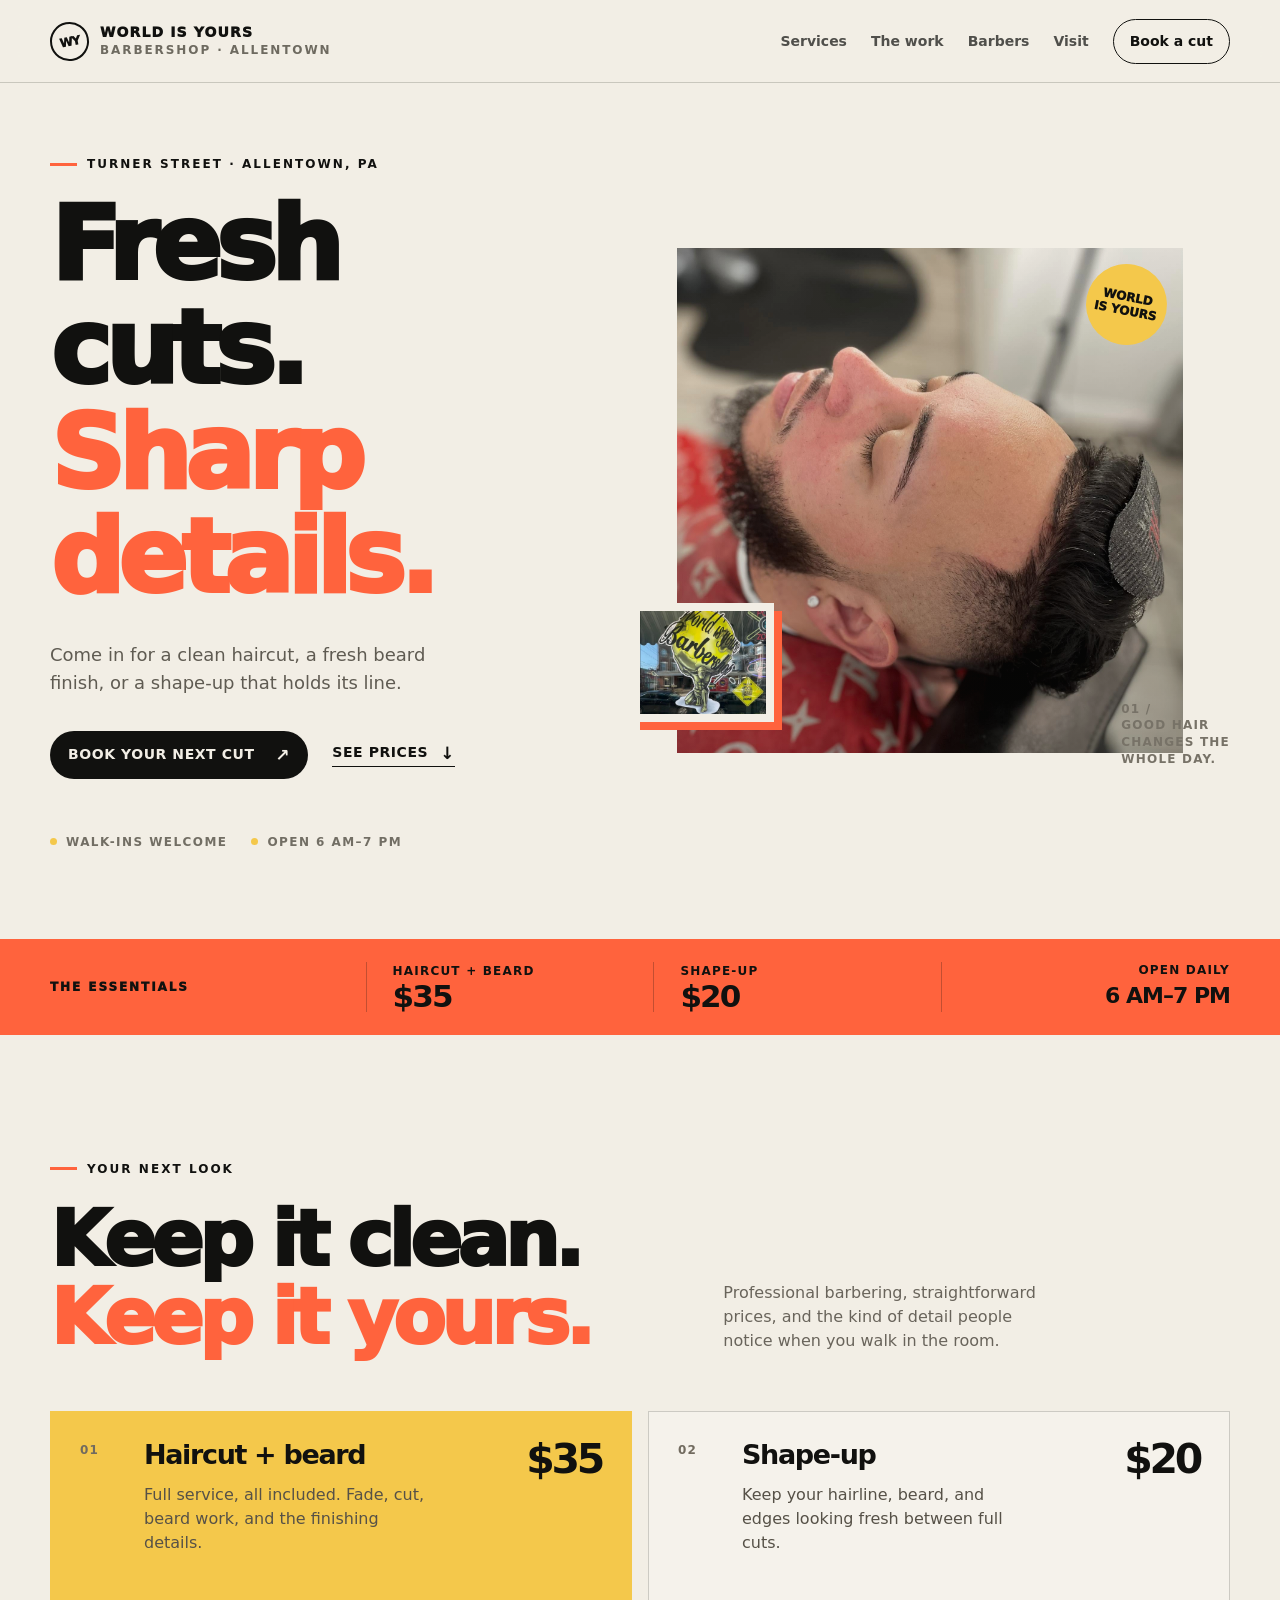
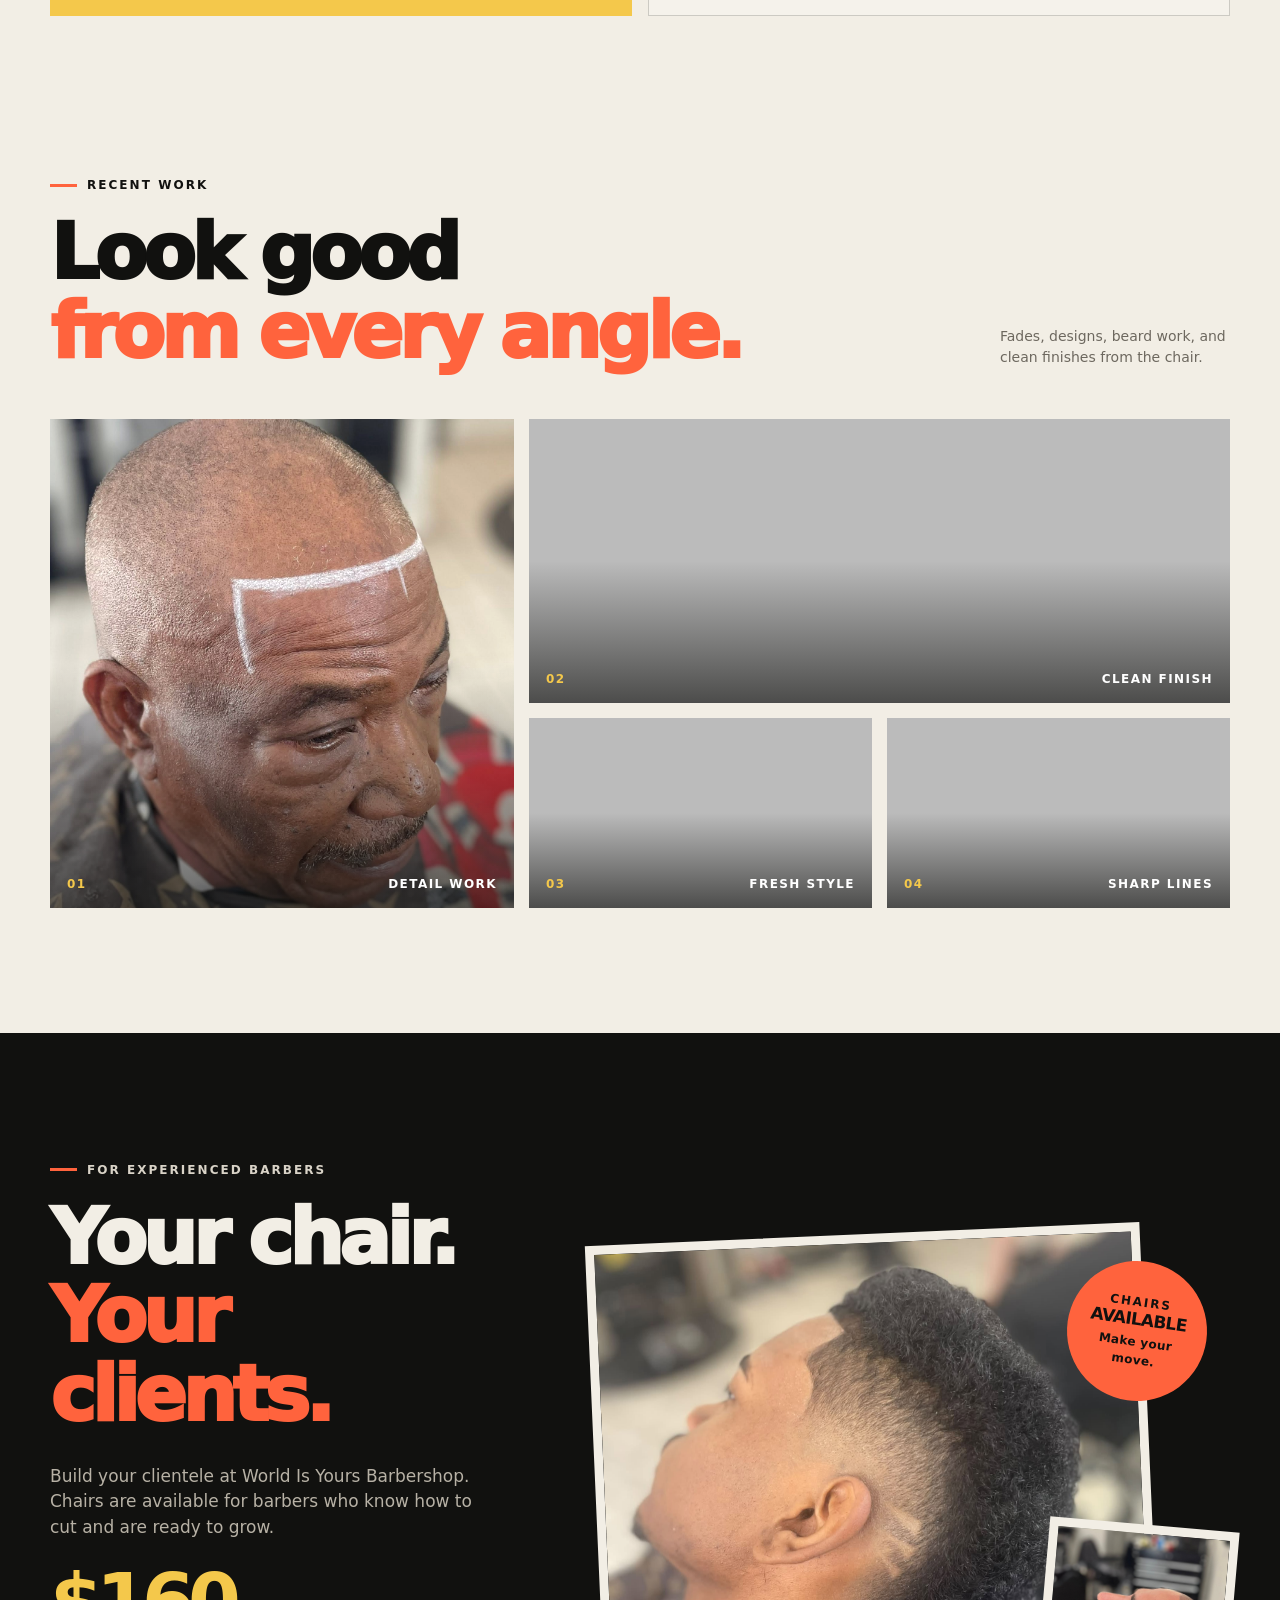
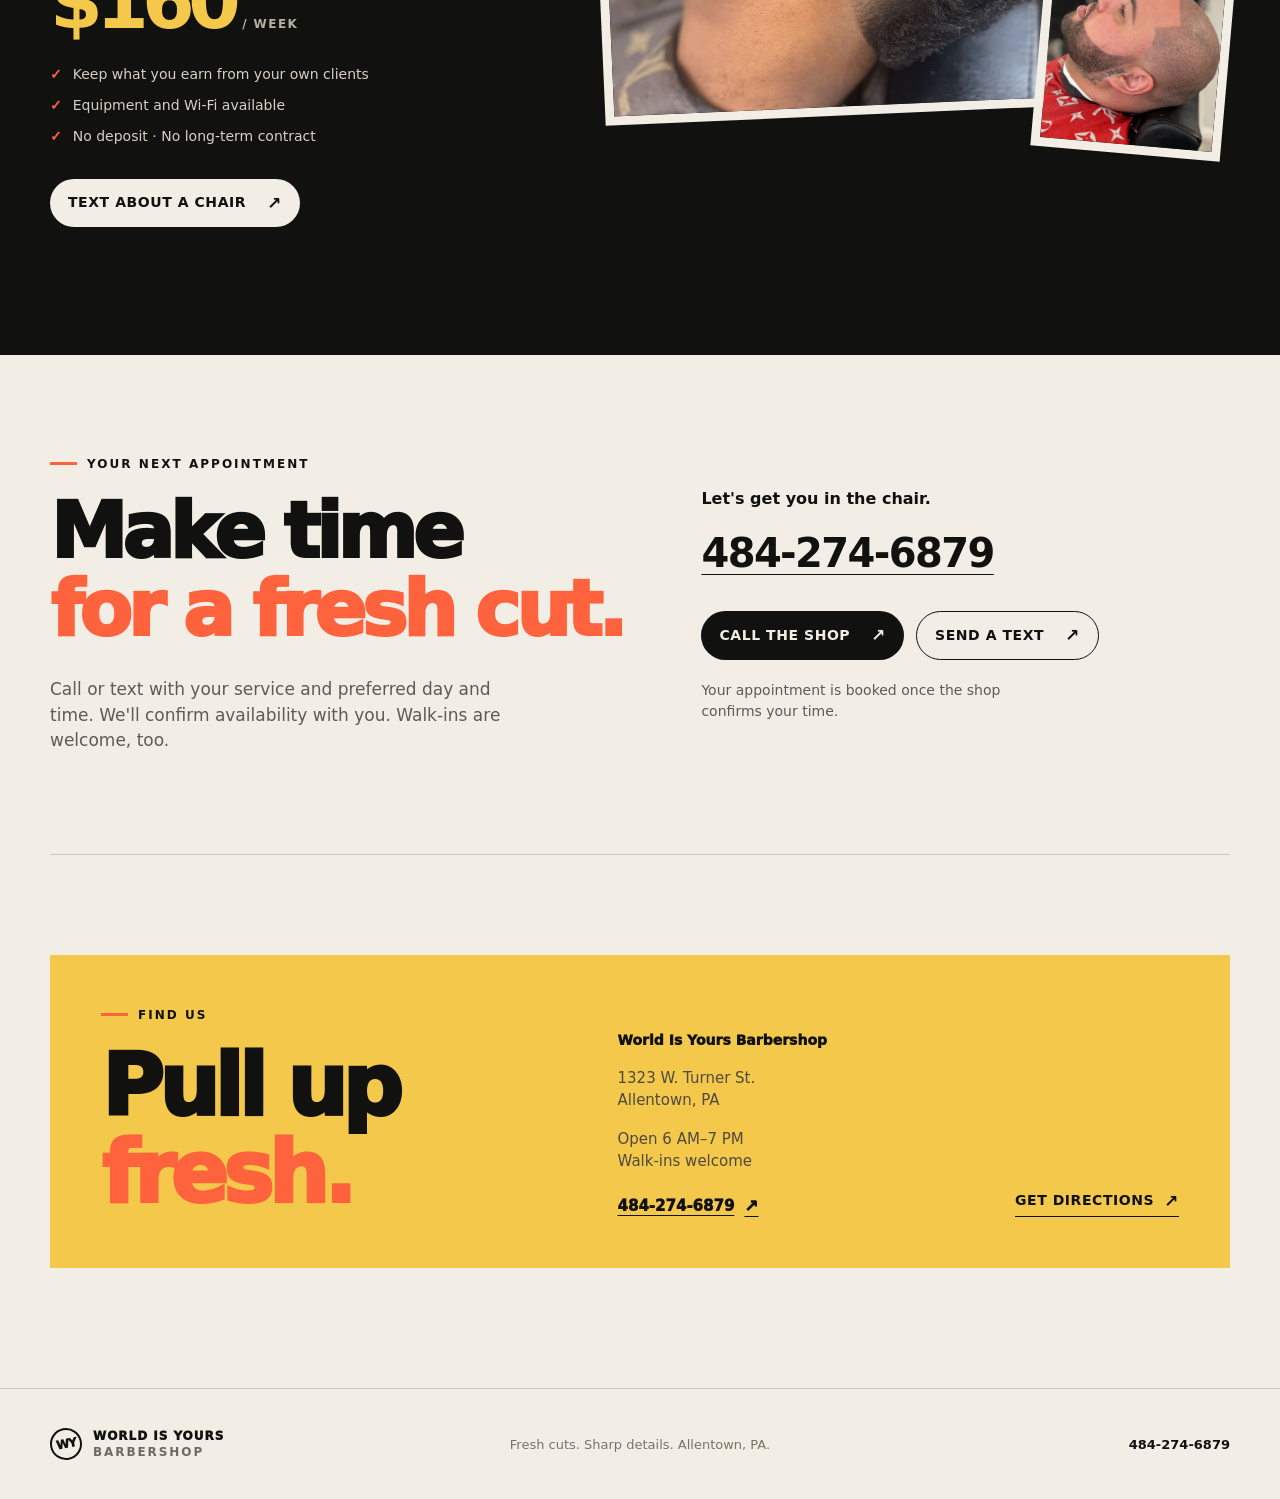
<file: index.html>
<!doctype html>
<html lang="en">
  <head>
    <meta charset="UTF-8" />
    <meta name="viewport" content="width=device-width, initial-scale=1.0" />
    <meta name="description" content="World Is Yours Barbershop in Allentown, PA. Haircut and beard services for $35, shape-ups for $20, and barber chairs available for $160 per week." />
    <meta name="theme-color" content="#11110f" />
    <link rel="icon" type="image/svg+xml" href="favicon.svg" />
    <link rel="stylesheet" href="assets/css/styles.css" />
    <title>World Is Yours Barbershop | Allentown, PA</title>
  </head>
  <body>
    <a class="skip-link" href="#main-content">Skip to content</a>

    <header class="site-header" id="top">
      <div class="shell nav-wrap">
        <a class="wordmark" href="#top" aria-label="World Is Yours Barbershop home">
          <span class="wordmark-mark" aria-hidden="true">WY</span>
          <span>
            <strong>WORLD IS YOURS</strong>
            <small>BARBERSHOP · ALLENTOWN</small>
          </span>
        </a>
        <button class="nav-toggle" type="button" aria-expanded="false" aria-controls="main-menu" hidden>Menu</button>
        <nav class="main-nav" id="main-menu" aria-label="Main navigation">
          <a href="#services">Services</a>
          <a href="#work">The work</a>
          <a href="#chairs">Barbers</a>
          <a href="#visit">Visit</a>
          <a class="nav-cta" href="#book">Book a cut</a>
        </nav>
      </div>
    </header>

    <main id="main-content" tabindex="-1">
      <section class="hero shell">
        <div class="hero-copy">
          <p class="eyebrow"><span></span> Turner Street · Allentown, PA</p>
          <h1>Fresh cuts.<br /><em>Sharp details.</em></h1>
          <p class="hero-intro">Come in for a clean haircut, a fresh beard finish, or a shape-up that holds its line.</p>
          <div class="hero-actions">
            <a class="button button-primary" href="#book">Book your next cut <span aria-hidden="true">↗</span></a>
            <a class="text-link" href="#services">See prices <span>↓</span></a>
          </div>
          <div class="hero-notes" aria-label="Shop highlights">
            <span>Walk-ins welcome</span>
            <span>Open 6 AM–7 PM</span>
          </div>
        </div>
        <div class="hero-visual">
          <div class="hero-image-frame">
            <img src="assets/images/fade-beard.jpg" alt="Fresh fade and beard lineup by a World Is Yours barber" width="1688" height="2048" decoding="async" fetchpriority="high" />
            <span class="image-stamp">WORLD<br />IS YOURS</span>
          </div>
          <div class="hero-logo-card">
            <img src="assets/images/shop-logo-photo.jpg" alt="World Is Yours Barbershop logo" width="704" height="600" decoding="async" />
          </div>
          <p class="hero-side-note">01 /<br />Good hair<br />changes the<br />whole day.</p>
        </div>
      </section>

      <section class="price-strip" aria-label="Popular prices">
        <div class="shell price-grid">
          <div class="strip-label">The essentials</div>
          <div class="price-item"><span>Haircut + beard</span><strong>$35</strong></div>
          <div class="price-item"><span>Shape-up</span><strong>$20</strong></div>
          <div class="strip-hours"><span>Open daily</span><strong>6 AM–7 PM</strong></div>
        </div>
      </section>

      <section class="section shell" id="services">
        <div class="section-heading">
          <p class="eyebrow"><span></span> Your next look</p>
          <h2>Keep it clean.<br /><em>Keep it yours.</em></h2>
          <p>Professional barbering, straightforward prices, and the kind of detail people notice when you walk in the room.</p>
        </div>
        <div class="service-grid">
          <article class="service-card featured-service">
            <div class="service-number">01</div>
            <div>
              <h3>Haircut + beard</h3>
              <p>Full service, all included. Fade, cut, beard work, and the finishing details.</p>
            </div>
            <strong class="service-price">$35</strong>
          </article>
          <article class="service-card">
            <div class="service-number">02</div>
            <div>
              <h3>Shape-up</h3>
              <p>Keep your hairline, beard, and edges looking fresh between full cuts.</p>
            </div>
            <strong class="service-price">$20</strong>
          </article>
        </div>
      </section>

      <section class="section section-work shell" id="work">
        <div class="work-heading">
          <div>
            <p class="eyebrow"><span></span> Recent work</p>
            <h2>Look good<br /><em>from every angle.</em></h2>
          </div>
          <p class="work-note">Fades, designs, beard work, and clean finishes from the chair.</p>
        </div>
        <div class="gallery-grid">
          <figure class="gallery-card gallery-tall">
            <img src="assets/images/design-lineup.jpg" alt="Detailed design and sharp lineup haircut" loading="lazy" width="1538" height="2048" decoding="async" />
            <figcaption><span>01</span> Detail work</figcaption>
          </figure>
          <figure class="gallery-card gallery-wide">
            <img src="assets/images/short-fade-beard.jpg" alt="Short fade with a clean beard finish" loading="lazy" width="1666" height="1788" decoding="async" />
            <figcaption><span>02</span> Clean finish</figcaption>
          </figure>
          <figure class="gallery-card gallery-mid">
            <img src="assets/images/braided-fade.jpg" alt="Braided style with a precise fade" loading="lazy" width="1212" height="2048" decoding="async" />
            <figcaption><span>03</span> Fresh style</figcaption>
          </figure>
          <figure class="gallery-card gallery-mid">
            <img src="assets/images/recruit-lineup.jpg" alt="Beard and lineup service in progress" loading="lazy" width="1536" height="2048" decoding="async" />
            <figcaption><span>04</span> Sharp lines</figcaption>
          </figure>
        </div>
      </section>

      <section class="chairs-section" id="chairs">
        <div class="shell chairs-grid">
          <div class="chairs-copy">
            <p class="eyebrow light"><span></span> For experienced barbers</p>
            <h2>Your chair.<br /><em>Your clients.</em></h2>
            <p>Build your clientele at World Is Yours Barbershop. Chairs are available for barbers who know how to cut and are ready to grow.</p>
            <div class="chair-price"><strong>$160</strong><span>/ week</span></div>
            <ul class="chair-points">
              <li><span>✓</span> Keep what you earn from your own clients</li>
              <li><span>✓</span> Equipment and Wi-Fi available</li>
              <li><span>✓</span> No deposit · No long-term contract</li>
            </ul>
            <a class="button button-light" href="sms:+14842746879">Text about a chair <span aria-hidden="true">↗</span></a>
          </div>
          <div class="chairs-visual" aria-label="Barber chair opportunity photos">
            <div class="chair-photo chair-photo-main"><img src="assets/images/recruit-fade.jpg" alt="Fresh fade cut by a barber" loading="lazy" width="1536" height="2048" decoding="async" /></div>
            <div class="chair-photo chair-photo-small"><img src="assets/images/recruit-detail.jpg" alt="Detailed barbering work" loading="lazy" width="1621" height="1848" decoding="async" /></div>
            <div class="chair-card"><span>CHAIRS</span><strong>AVAILABLE</strong><small>Make your move.</small></div>
          </div>
        </div>
      </section>

      <section class="booking-section shell" id="book" aria-labelledby="booking-title">
        <div class="booking-copy">
          <p class="eyebrow"><span></span> Your next appointment</p>
          <h2 id="booking-title">Make time<br /><em>for a fresh cut.</em></h2>
          <p>Call or text with your service and preferred day and time. We'll confirm availability with you. Walk-ins are welcome, too.</p>
        </div>
        <div class="booking-contact">
          <p class="booking-label">Let's get you in the chair.</p>
          <a class="booking-phone" href="tel:+14842746879">484-274-6879</a>
          <div class="booking-actions">
            <a class="button button-primary" href="tel:+14842746879">Call the shop <span aria-hidden="true">↗</span></a>
            <a class="button button-outline" href="sms:+14842746879">Send a text <span aria-hidden="true">↗</span></a>
          </div>
          <p class="booking-note">Your appointment is booked once the shop confirms your time.</p>
        </div>
      </section>

      <section class="visit-section shell" id="visit">
        <div class="visit-card">
          <div>
            <p class="eyebrow"><span></span> Find us</p>
            <h2>Pull up<br /><em>fresh.</em></h2>
          </div>
          <div class="visit-details">
            <p class="detail-label">World Is Yours Barbershop</p>
            <p>1323 W. Turner St.<br />Allentown, PA</p>
            <p>Open 6 AM–7 PM<br />Walk-ins welcome</p>
            <a class="phone-link" href="tel:+14842746879">484-274-6879 <span>↗</span></a>
          </div>
          <a class="map-link" href="https://www.google.com/maps/search/?api=1&query=1323%20W.%20Turner%20St.%20Allentown%20PA" target="_blank" rel="noreferrer">Get directions <span>↗</span></a>
        </div>
      </section>
    </main>

    <footer class="site-footer">
      <div class="shell footer-grid">
        <a class="wordmark footer-wordmark" href="#top" aria-label="Back to top">
          <span class="wordmark-mark" aria-hidden="true">WY</span>
          <span><strong>WORLD IS YOURS</strong><small>BARBERSHOP</small></span>
        </a>
        <p>Fresh cuts. Sharp details. Allentown, PA.</p>
        <a href="tel:+14842746879">484-274-6879</a>
      </div>
    </footer>
    <script src="assets/js/main.js" defer></script>
  </body>
</html>
</file>
<file: assets/css/styles.css>
:root {
  --ink: #11110f;
  --ink-soft: #1a1a17;
  --paper: #f2eee5;
  --paper-muted: #d9d3c7;
  --orange: #ff633d;
  --yellow: #f4c84b;
  --line: rgba(17, 17, 15, .18);
  --shell: min(1180px, calc(100% - 48px));
}

* { box-sizing: border-box; }
html { scroll-behavior: smooth; }
[id] { scroll-margin-top: 110px; }
[hidden] { display: none !important; }
:focus-visible { outline: 3px solid #075fab; outline-offset: 5px; }
.chairs-section :focus-visible { outline-color: var(--yellow); }
body {
  margin: 0;
  background: var(--paper);
  color: var(--ink);
  font-family: Inter, ui-sans-serif, system-ui, -apple-system, BlinkMacSystemFont, "Segoe UI", sans-serif;
  font-size: 16px;
  line-height: 1.5;
}
img { display: block; max-width: 100%; }
a { color: inherit; text-decoration: none; }
.shell { width: var(--shell); margin-inline: auto; }
.shell > *, .service-card > * { min-width: 0; }
.skip-link { position: absolute; left: 16px; top: -60px; z-index: 20; background: var(--yellow); color: var(--ink); padding: 10px 14px; font-weight: 800; }
.skip-link:focus { top: 12px; }

.site-header { position: sticky; top: 0; z-index: 10; background: rgba(242, 238, 229, .94); border-bottom: 1px solid var(--line); backdrop-filter: blur(14px); }
.nav-wrap { min-height: 82px; display: flex; align-items: center; justify-content: space-between; gap: 24px; }
.wordmark { display: inline-flex; align-items: center; gap: 11px; letter-spacing: .04em; }
.wordmark-mark { display: grid; place-items: center; width: 39px; height: 39px; border: 2px solid var(--ink); border-radius: 50%; font-size: .75rem; font-weight: 950; letter-spacing: -.08em; transform: rotate(-11deg); }
.wordmark strong, .wordmark small { display: block; line-height: 1.05; }
.wordmark strong { font-size: 14px; font-weight: 950; letter-spacing: .08em; }
.wordmark small { margin-top: 4px; font-size: .75rem; letter-spacing: .16em; font-weight: 700; color: #6e6a60; }
.main-nav { display: flex; align-items: center; gap: 24px; font-size: .875rem; font-weight: 800; }
.main-nav a:not(.nav-cta) { opacity: .72; transition: opacity .2s ease; }
.main-nav a:not(.nav-cta):hover, .main-nav a:not(.nav-cta):focus-visible { opacity: 1; }
.nav-cta { padding: 11px 16px; border: 1px solid var(--ink); border-radius: 99px; }
.nav-toggle { padding: 10px 15px; min-height: 44px; background: transparent; border: 1px solid var(--ink); border-radius: 99px; font: inherit; font-size: .875rem; font-weight: 800; cursor: pointer; }

.hero { display: grid; grid-template-columns: .92fr 1.08fr; align-items: center; min-height: 690px; padding-block: 72px 88px; gap: 72px; }
.eyebrow { display: flex; align-items: center; gap: 10px; margin: 0 0 20px; text-transform: uppercase; font-size: .75rem; letter-spacing: .17em; font-weight: 900; }
.eyebrow span { display: inline-block; width: 27px; height: 3px; background: var(--orange); }
.hero h1, h2 { margin: 0; font-weight: 950; letter-spacing: -.06em; line-height: 1.02; }
.hero h1 { font-size: clamp(60px, 8vw, 104px); max-width: 650px; }
h2 { font-size: clamp(48px, 6vw, 78px); }
em { color: var(--orange); font-style: normal; }
.hero-intro { max-width: 420px; margin: 30px 0 0; color: #5f5b52; font-size: 18px; line-height: 1.55; }
.hero-actions { display: flex; align-items: center; flex-wrap: wrap; gap: 24px; margin-top: 34px; }
.button { display: inline-flex; align-items: center; justify-content: space-between; gap: 21px; min-height: 48px; padding: 13px 18px; border-radius: 999px; text-transform: uppercase; font-size: .875rem; letter-spacing: .04em; font-weight: 850; transition: transform .2s ease, background .2s ease, color .2s ease; }
.button:hover, .button:focus-visible { transform: translateY(-2px); }
.button span, .text-link span, .phone-link span, .map-link span { font-size: 17px; line-height: 0; }
.button-primary { min-width: 246px; background: var(--ink); color: var(--paper); }
.button-primary:hover, .button-primary:focus-visible { background: var(--orange); color: var(--ink); }
.text-link { display: inline-flex; gap: 12px; align-items: center; border-bottom: 1px solid var(--ink); padding-bottom: 3px; text-transform: uppercase; font-size: .875rem; font-weight: 900; letter-spacing: .04em; }
.hero-notes { display: flex; gap: 24px; margin-top: 54px; color: #726e64; text-transform: uppercase; font-size: .75rem; letter-spacing: .12em; font-weight: 850; }
.hero-notes span { display: flex; align-items: center; gap: 9px; }
.hero-notes span::before { content: ""; width: 7px; height: 7px; border-radius: 50%; background: var(--yellow); }
.hero-visual { position: relative; min-height: 530px; }
.hero-image-frame { position: absolute; inset: 10px 47px 15px 45px; overflow: hidden; background: #bbb; }
.hero-image-frame::after { content: ""; position: absolute; inset: 0; background: linear-gradient(180deg, rgba(17,17,15,.02), rgba(17,17,15,.36)); }
.hero-image-frame img { width: 100%; height: 100%; object-fit: cover; object-position: 50% 42%; filter: saturate(.9) contrast(1.06); }
.image-stamp { position: absolute; right: 16px; top: 16px; z-index: 1; display: grid; place-items: center; width: 81px; height: 81px; border-radius: 50%; background: var(--yellow); color: var(--ink); text-align: center; font-size: .75rem; line-height: 1.1; font-weight: 950; transform: rotate(11deg); }
.hero-logo-card { position: absolute; left: 0; bottom: 46px; width: 142px; height: 119px; padding: 8px; background: var(--paper); box-shadow: 8px 8px 0 var(--orange); }
.hero-logo-card img { width: 100%; height: 100%; object-fit: cover; object-position: center; }
.hero-side-note { position: absolute; right: 0; bottom: 0; margin: 0; text-transform: uppercase; color: #777267; font-size: .75rem; letter-spacing: .1em; line-height: 1.4; font-weight: 850; }

.price-strip { background: var(--orange); color: var(--ink); }
.price-grid { display: grid; grid-template-columns: 1.1fr 1fr 1fr 1fr; min-height: 96px; align-items: center; }
.strip-label, .price-item, .strip-hours { min-height: 50px; display: flex; flex-direction: column; justify-content: center; padding-inline: 26px; border-right: 1px solid rgba(17,17,15,.25); }
.strip-label { padding-left: 0; text-transform: uppercase; font-size: .75rem; letter-spacing: .16em; font-weight: 950; }
.price-item span, .strip-hours span { text-transform: uppercase; font-size: .75rem; letter-spacing: .1em; font-weight: 800; }
.price-item strong { margin-top: 1px; font-size: 31px; line-height: 1; letter-spacing: -.06em; }
.strip-hours { border: 0; align-items: flex-end; padding-right: 0; }
.strip-hours strong { font-size: 22px; letter-spacing: -.045em; }

.section { padding-block: 125px; }
.section-heading { display: grid; grid-template-columns: 1fr .8fr; align-items: end; gap: 40px; margin-bottom: 54px; }
.section-heading .eyebrow { grid-column: 1 / -1; margin-bottom: -17px; }
.section-heading > p:last-child { max-width: 330px; margin: 0 0 4px; color: #69645b; font-size: 16px; }
.service-grid { display: grid; grid-template-columns: 1fr 1fr; gap: 16px; }
.service-card { position: relative; display: grid; grid-template-columns: 48px 1fr auto; align-items: start; gap: 16px; min-height: 205px; padding: 29px; border: 1px solid var(--line); background: rgba(255,255,255,.24); }
.featured-service { background: var(--yellow); border-color: var(--yellow); }
.service-number { font-size: .75rem; letter-spacing: .1em; font-weight: 900; color: #716b5f; }
.service-card h3 { margin: 0; font-size: 27px; letter-spacing: -.05em; line-height: 1; }
.service-card p { max-width: 280px; margin: 15px 0 0; color: #565147; font-size: 1rem; }
.service-price { font-size: 41px; line-height: .9; letter-spacing: -.08em; }

.section-work { padding-top: 35px; }
.work-heading { display: flex; align-items: end; justify-content: space-between; gap: 30px; margin-bottom: 48px; }
.work-note { max-width: 230px; margin: 0 0 3px; color: #6d685f; font-size: 14px; }
.gallery-grid { display: grid; grid-template-columns: 1.15fr .85fr .85fr; grid-template-rows: 284px 190px; gap: 15px; }
.gallery-card { position: relative; overflow: hidden; margin: 0; background: #bbb; }
.gallery-card img { width: 100%; height: 100%; object-fit: cover; filter: saturate(.86) contrast(1.08); transition: transform .5s ease; }
.gallery-card:hover img { transform: scale(1.04); }
.gallery-tall { grid-row: 1 / span 2; }
.gallery-wide { grid-column: 2 / span 2; }
.gallery-mid:nth-child(4) img { object-position: center 35%; }
.gallery-card::after { content: ""; position: absolute; inset: 0; background: linear-gradient(180deg, transparent 50%, rgba(17,17,15,.65)); pointer-events: none; }
.gallery-card figcaption { position: absolute; z-index: 1; bottom: 15px; left: 17px; right: 17px; display: flex; justify-content: space-between; color: white; text-transform: uppercase; font-size: .75rem; letter-spacing: .12em; font-weight: 900; }
.gallery-card figcaption span { color: var(--yellow); }

.chairs-section { overflow: hidden; background: var(--ink); color: var(--paper); }
.chairs-grid { display: grid; grid-template-columns: .85fr 1.15fr; align-items: center; gap: 76px; padding-block: 128px; }
.eyebrow.light { color: var(--paper-muted); }
.chairs-copy h2 { color: var(--paper); }
.chairs-copy > p:not(.eyebrow) { max-width: 430px; margin: 30px 0 0; color: #b7b1a5; font-size: 17px; }
.chair-price { display: flex; align-items: baseline; gap: 8px; margin-top: 28px; }
.chair-price strong { color: var(--yellow); font-size: 76px; line-height: .9; letter-spacing: -.09em; }
.chair-price span { color: #b7b1a5; text-transform: uppercase; font-size: 12px; letter-spacing: .12em; font-weight: 800; }
.chair-points { display: grid; gap: 10px; padding: 0; margin: 27px 0 32px; list-style: none; color: #d6d0c4; font-size: 14px; }
.chair-points li { display: flex; gap: 11px; align-items: center; }
.chair-points li span { color: var(--orange); font-weight: 950; }
.button-light { background: var(--paper); color: var(--ink); }
.button-light:hover, .button-light:focus-visible { background: var(--yellow); }
.button-outline { border: 1px solid var(--ink); background: transparent; color: var(--ink); }
.button-outline:hover { background: var(--yellow); }
.chairs-visual { position: relative; min-height: 520px; }
.chair-photo { position: absolute; overflow: hidden; border: 9px solid var(--paper); background: #555; }
.chair-photo img { width: 100%; height: 100%; object-fit: cover; }
.chair-photo-main { inset: 0 80px 40px 0; transform: rotate(-2.5deg); }
.chair-photo-small { width: 190px; height: 230px; right: 0; bottom: 0; transform: rotate(5deg); }
.chair-card { position: absolute; top: 27px; right: 23px; display: flex; flex-direction: column; align-items: center; justify-content: center; width: 140px; height: 140px; padding: 12px; border-radius: 50%; background: var(--orange); color: var(--ink); text-align: center; transform: rotate(8deg); }
.chair-card span, .chair-card small { font-size: .75rem; letter-spacing: .16em; font-weight: 900; }
.chair-card strong { font-size: 17px; line-height: 1; letter-spacing: -.04em; }
.chair-card small { margin-top: 5px; letter-spacing: .03em; text-transform: none; }

.booking-section { display: grid; grid-template-columns: 1.1fr 1fr; align-items: center; gap: 70px; padding-block: 100px; border-bottom: 1px solid var(--line); }
.booking-copy > p:last-child { max-width: 460px; margin: 28px 0 0; color: #5f5b52; font-size: 1.0625rem; }
.booking-contact { padding-block: 30px; }
.booking-label { margin: 0 0 12px; font-size: 1rem; font-weight: 700; }
.booking-phone { display: inline-block; font-size: clamp(1.75rem, 3.3vw, 2.5rem); font-weight: 900; letter-spacing: -.04em; text-decoration: underline; text-decoration-thickness: 1px; text-underline-offset: 7px; }
.booking-actions { display: flex; flex-wrap: wrap; gap: 12px; margin-top: 28px; }
.booking-actions .button-primary { min-width: 0; }
.booking-note { max-width: 350px; margin: 20px 0 0; color: #5f5b52; font-size: .875rem; }
.visit-section { padding-block: 100px 120px; }
.visit-card { position: relative; display: grid; grid-template-columns: 1fr .75fr auto; align-items: end; gap: 40px; padding: 51px; background: var(--yellow); }
.visit-card h2 { font-size: clamp(55px, 7vw, 85px); }
.visit-details { color: #4f4a3e; font-size: 15px; }
.visit-details p { margin: 0 0 16px; }
.detail-label { color: var(--ink); font-size: 14px; font-weight: 950; }
.phone-link { display: inline-flex; align-items: center; gap: 10px; margin-top: 6px; color: var(--ink); font-weight: 950; text-decoration: underline; text-underline-offset: 4px; }
.map-link { display: inline-flex; align-items: center; gap: 10px; padding-bottom: 5px; border-bottom: 1px solid var(--ink); text-transform: uppercase; font-size: .875rem; letter-spacing: .04em; font-weight: 850; }

.site-footer { background: var(--paper); border-top: 1px solid var(--line); }
.footer-grid { display: grid; grid-template-columns: 1fr 1fr 1fr; align-items: center; min-height: 110px; gap: 25px; }
.footer-grid p { margin: 0; color: #797368; text-align: center; font-size: 13px; }
.footer-grid > a:last-child { text-align: right; font-size: 13px; font-weight: 900; }
.footer-wordmark .wordmark-mark { width: 32px; height: 32px; font-size: .75rem; }
.footer-wordmark strong { font-size: 12px; }

@media (max-width: 850px) {
  :root { --shell: min(100% - 32px, 680px); }
  .nav-wrap { flex-wrap: wrap; gap: 12px; padding-block: 12px; }
  .main-nav { flex-basis: 100%; flex-wrap: wrap; gap: 8px 18px; padding-block: 10px 4px; }
  .main-nav a { display: inline-flex; align-items: center; min-height: 44px; }
  .nav-enhanced .main-nav { display: none; }
  .nav-enhanced.menu-open .main-nav { display: flex; }
  .hero { grid-template-columns: 1fr; gap: 48px; padding-block: 66px 78px; }
  .hero-visual { min-height: min(112vw, 530px); }
  .section-heading { grid-template-columns: 1fr; gap: 25px; }
  .section-heading .eyebrow { margin-bottom: -4px; }
  .service-grid, .chairs-grid { grid-template-columns: 1fr; }
  .booking-section { grid-template-columns: 1fr; gap: 24px; padding-block: 80px; }
  .booking-contact { padding: 0; }
  .chairs-grid { gap: 55px; padding-block: 90px; }
  .chairs-visual { min-height: min(112vw, 520px); }
  .visit-card { grid-template-columns: 1fr 1fr; padding: 35px; }
  .map-link { grid-column: 1 / -1; justify-self: start; }
  .footer-grid { grid-template-columns: 1fr 1fr; padding-block: 23px; }
  .footer-grid p { display: none; }
}

@media (max-width: 560px) {
  .nav-wrap { min-height: 72px; }
  .wordmark strong { font-size: 12px; }
  .wordmark small { font-size: .75rem; }
  .hero h1 { font-size: clamp(55px, 16vw, 82px); }
  .hero-intro { font-size: 16px; }
  .hero-notes { flex-direction: column; gap: 10px; margin-top: 40px; }
  .hero-visual { min-height: 390px; }
  .hero-image-frame { inset: 7px 28px 12px 23px; }
  .hero-logo-card { width: 108px; height: 90px; bottom: 29px; box-shadow: 5px 5px 0 var(--orange); }
  .hero-side-note { font-size: .75rem; }
  .price-grid { grid-template-columns: 1fr 1fr; padding-block: 12px; }
  .strip-label { grid-column: 1 / -1; min-height: 33px; padding: 0; }
  .strip-hours { grid-column: 1 / -1; align-items: flex-start; gap: 10px; flex-direction: row; justify-content: flex-start; min-height: 0; margin-top: 12px; padding: 12px 0 0; border: 0; border-top: 1px solid rgba(17,17,15,.25); }
  .strip-hours strong { font-size: 18px; }
  .price-item { padding-inline: 0; }
  .price-item:nth-child(3) { border: 0; padding-left: 18px; }
  .price-item strong { font-size: 28px; }
  .section { padding-block: 82px; }
  h2 { font-size: clamp(47px, 14vw, 68px); }
  .service-grid { gap: 12px; }
  .service-card { grid-template-columns: 35px 1fr; padding: 23px 19px; min-height: 174px; }
  .service-price { grid-column: 2; margin-top: 5px; font-size: 34px; }
  .work-heading { flex-direction: column; align-items: flex-start; }
  .gallery-grid { grid-template-columns: 1fr 1fr; grid-template-rows: repeat(2, 260px); gap: 10px; }
  .gallery-tall, .gallery-wide, .gallery-mid { grid-row: auto; grid-column: auto; }
  .gallery-wide img { object-position: 50% 37%; }
  .chairs-copy > p:not(.eyebrow) { font-size: 16px; }
  .chair-price strong { font-size: 65px; }
  .chairs-visual { min-height: 390px; }
  .chair-photo-main { inset: 0 43px 35px 0; }
  .chair-photo-small { width: 135px; height: 165px; border-width: 6px; }
  .chair-card { width: 111px; height: 111px; right: 4px; top: 14px; }
  .chair-card strong { font-size: 13px; }
  .visit-section { padding-block: 70px 85px; }
  .visit-card { grid-template-columns: 1fr; gap: 28px; padding: 30px 24px; }
  .map-link { grid-column: auto; }
  .footer-grid { grid-template-columns: 1fr auto; }
}

@media (max-width: 380px) {
  .wordmark-mark { display: none; }
  .gallery-grid { grid-template-columns: 1fr; grid-template-rows: none; grid-auto-rows: 320px; }
  .footer-grid { grid-template-columns: 1fr; }
  .footer-grid > a:last-child { text-align: left; }
}

@media (prefers-reduced-motion: reduce) {
  html { scroll-behavior: auto; }
  *, *::before, *::after { transition: none !important; animation: none !important; }
}
</file>
